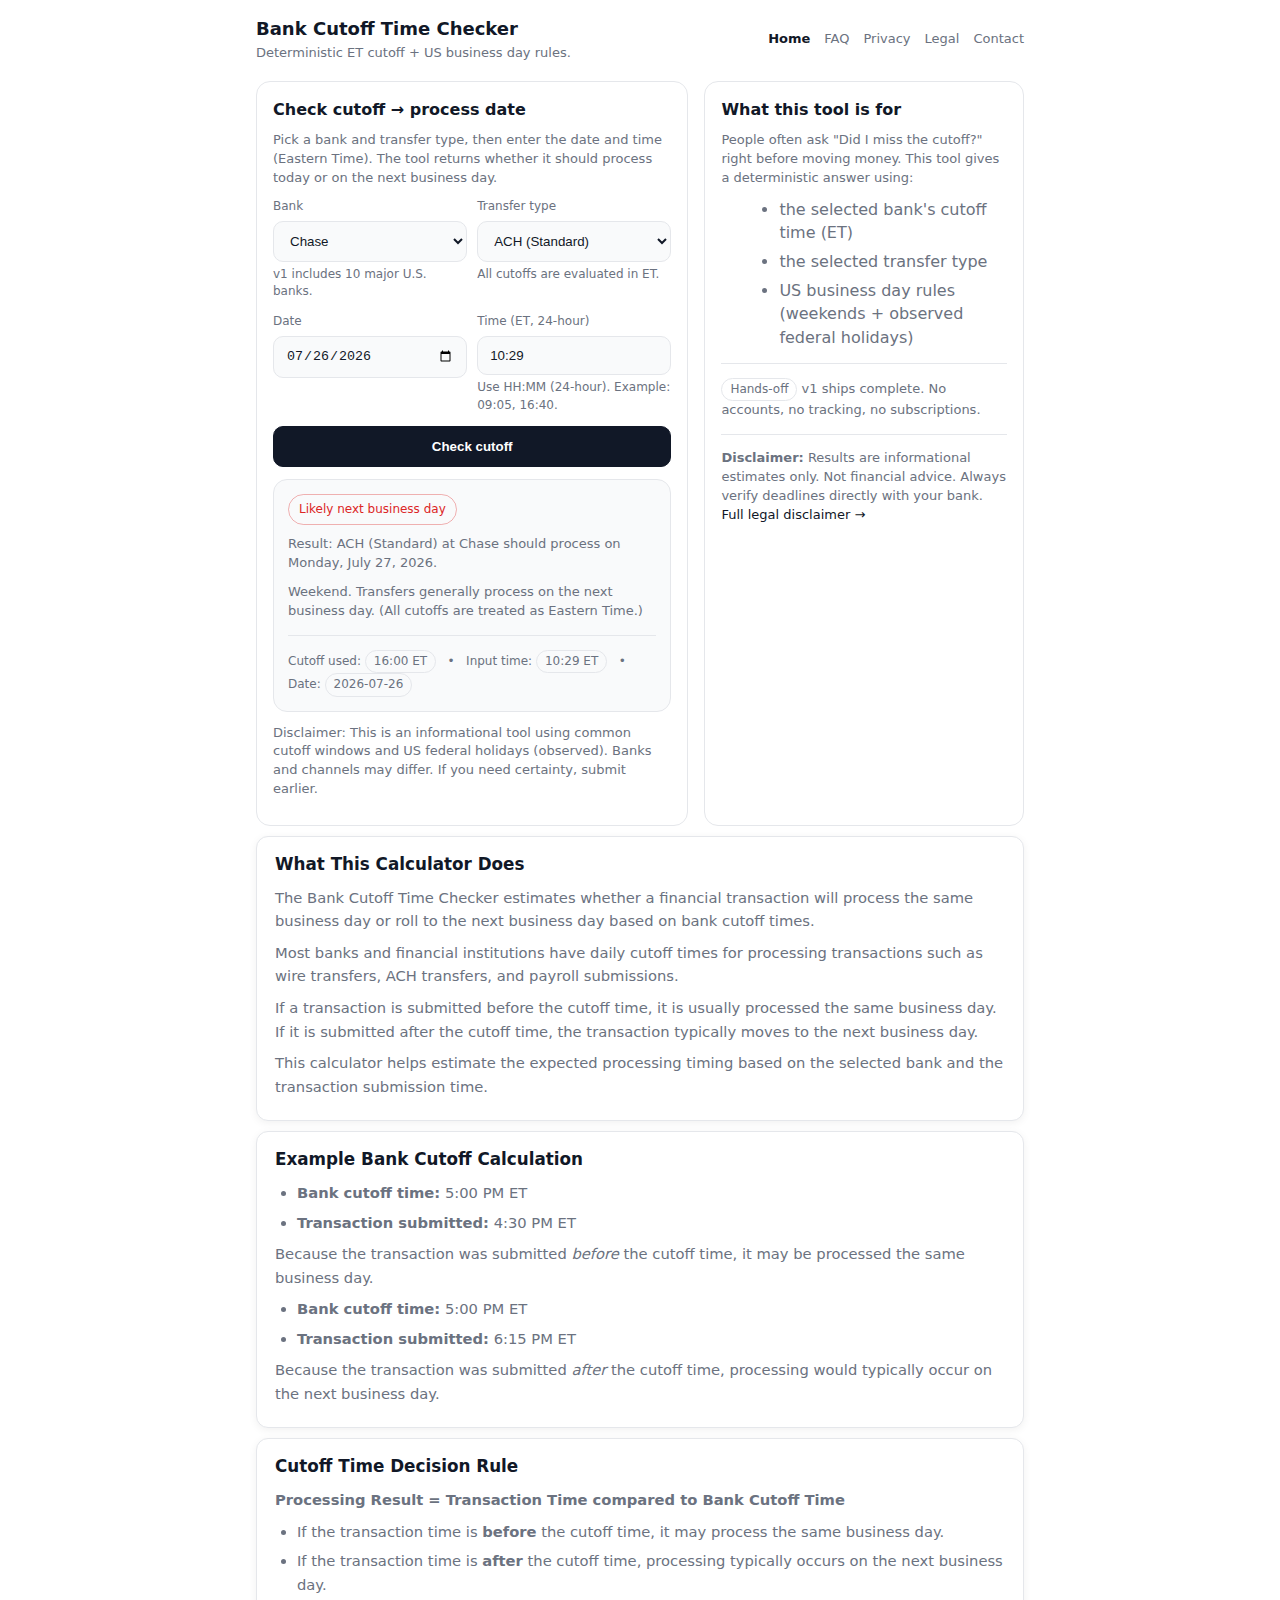
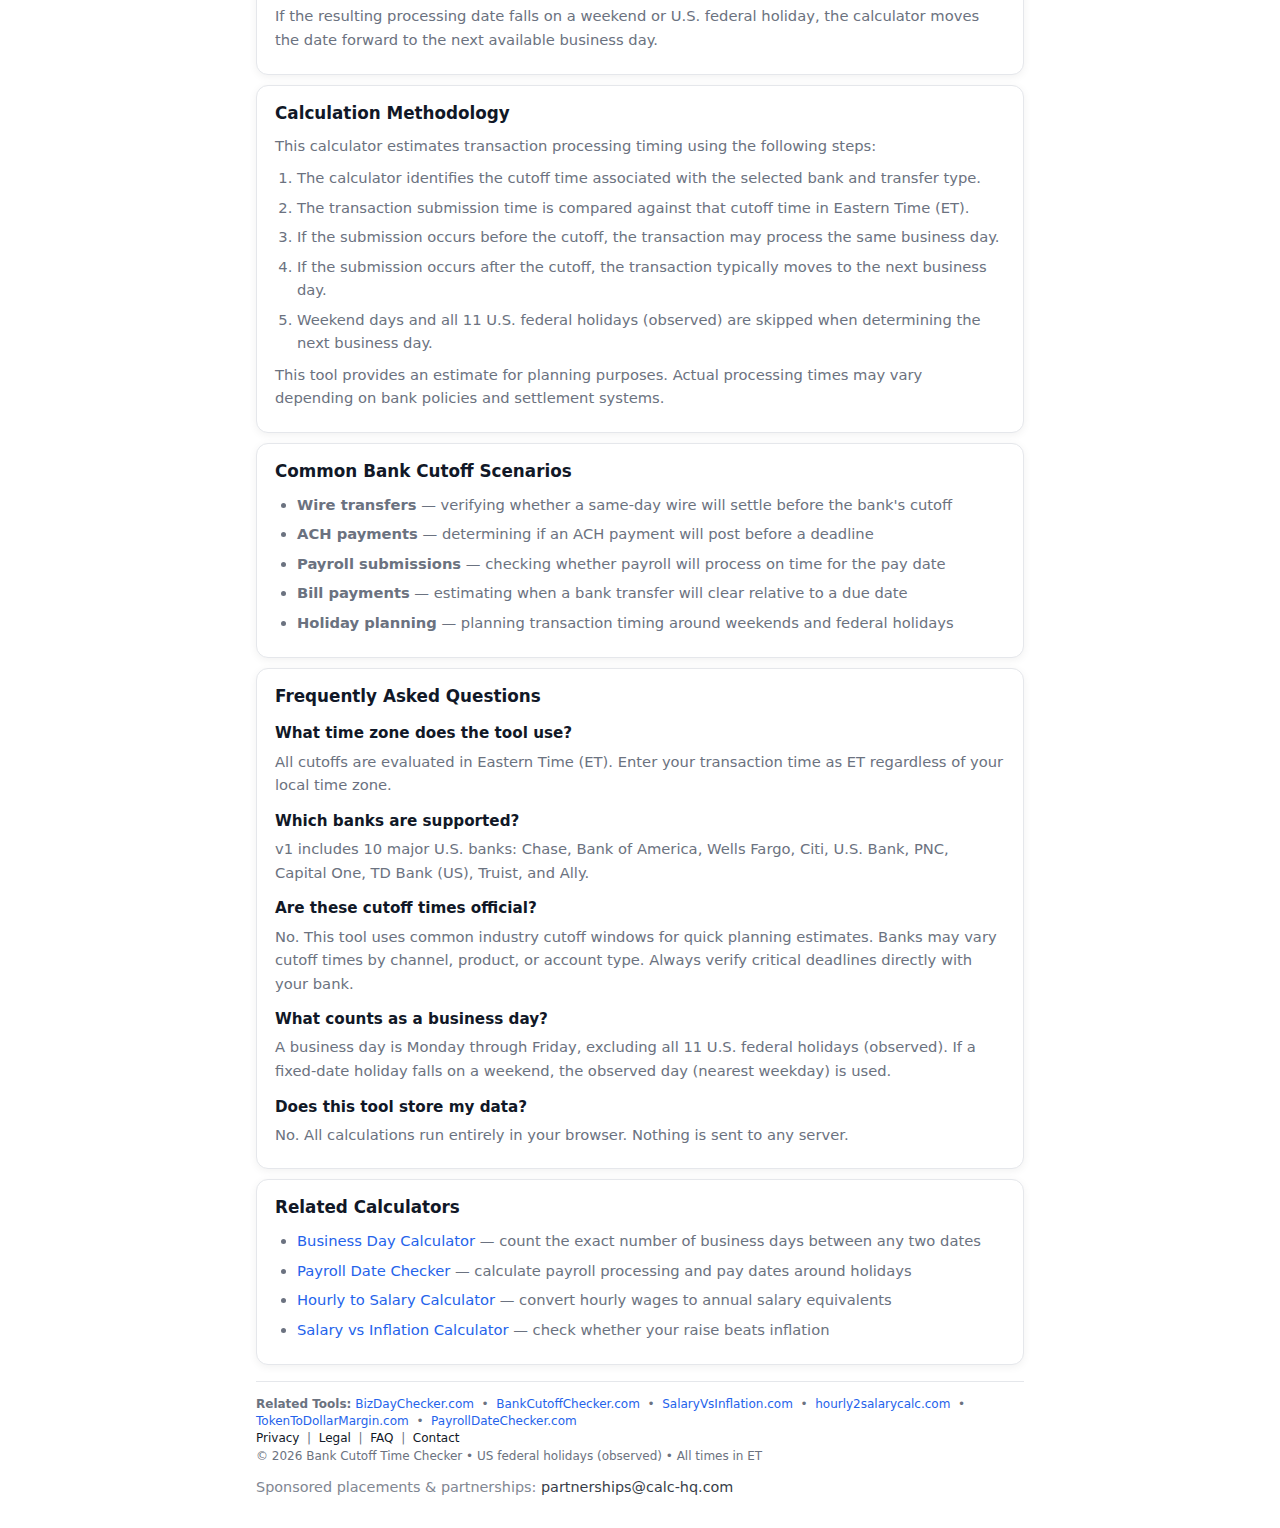
<file: index.html>
<!doctype html>
<html lang="en">
    <head>
        <meta charset="utf-8" />
        <meta name="viewport" content="width=device-width, initial-scale=1" />
        <title>Bank Cutoff Time Checker | BankCutoffChecker.com</title>
        <link rel="canonical" href="https://bankcutoffchecker.com/"/>
        <meta
            name="description"
            content="Check whether an ACH or wire transfer is before the cutoff and whether it will process today or next business day (US, ET)."
        />
        <meta name="robots" content="index, follow" />
        <meta property="og:type" content="website" />
        <meta property="og:title" content="Bank Cutoff Time Checker | BankCutoffChecker.com" />
        <meta property="og:description" content="Check whether an ACH or wire transfer is before the cutoff and whether it will process today or next business day (US, ET)." />
        <meta property="og:url" content="https://bankcutoffchecker.com/" />
        <meta name="google-adsense-account" content="ca-pub-7744853829365165" />
        <script
            async
            src="https://pagead2.googlesyndication.com/pagead/js/adsbygoogle.js?client=ca-pub-7744853829365165"
            crossorigin="anonymous"
        ></script>
        <link rel="stylesheet" href="assets/styles.css" />
        <script type="application/ld+json">
        {
            "@context": "https://schema.org",
            "@type": "WebApplication",
            "name": "Bank Cutoff Time Checker",
            "url": "https://bankcutoffchecker.com/",
            "applicationCategory": "FinanceApplication",
            "operatingSystem": "All",
            "description": "Online bank cutoff time checker that estimates whether a transaction may process the same business day or the next business day based on bank cutoff rules."
        }
        </script>
    </head>

    <body>
        <div class="wrap">
            <header>
                <div class="brand">
                    <h1>Bank Cutoff Time Checker</h1>
                    <p>Deterministic ET cutoff + US business day rules.</p>
                </div>
                <nav>
                    <a href="index.html" class="active">Home</a>
                    <a href="faq.html" class="">FAQ</a>
                    <a href="privacy.html" class="">Privacy</a>
                    <a href="legal.html" class="">Legal</a>
                    <a href="contact.html" class="">Contact</a>
                </nav>
            </header>

            <!-- Sponsor (inactive by default) -->
            <div id="sponsor" class="sponsor-slot is-off" aria-label="Sponsor"></div>
            <!-- Ads (collapsed by default) -->
            <div id="adTop" class="ad-slot is-off" aria-label="Advertisement"></div>

            <div class="grid">
                <section class="card">
                    <h2>Check cutoff → process date</h2>
                    <p>
                        Pick a bank and transfer type, then enter the date and
                        time (Eastern Time). The tool returns whether it should
                        process today or on the next business day.
                    </p>

                    <div class="form">
                        <div class="row">
                            <div>
                                <label for="bank">Bank</label>
                                <select id="bank"></select>
                                <div class="hint">
                                    v1 includes 10 major U.S. banks.
                                </div>
                            </div>
                            <div>
                                <label for="transfer">Transfer type</label>
                                <select id="transfer"></select>
                                <div class="hint">
                                    All cutoffs are evaluated in ET.
                                </div>
                            </div>
                        </div>

                        <div class="row">
                            <div>
                                <label for="date">Date</label>
                                <input id="date" type="date" />
                            </div>
                            <div>
                                <label for="time">Time (ET, 24-hour)</label>
                                <input
                                    id="time"
                                    type="text"
                                    inputmode="numeric"
                                    placeholder="e.g., 14:35"
                                    maxlength="5"
                                />
                                <div class="hint">
                                    Use HH:MM (24-hour). Example: 09:05, 16:40.
                                </div>
                            </div>
                        </div>

                        <button class="btn" id="checkBtn">Check cutoff</button>

                        <div id="out" class="result" hidden>
                            <div id="badge" class="badge">—</div>
                            <p id="big" class="big"></p>
                            <p id="explain" class="explain"></p>
                            <div id="detail"></div>
                        </div>

                        <p class="mini">
                            Disclaimer: This is an informational tool using
                            common cutoff windows and US federal holidays
                            (observed). Banks and channels may differ. If you
                            need certainty, submit earlier.
                        </p>
                    </div>
                    <script src="assets/app.js"></script>
                </section>

                <aside class="card">
                    <h2>What this tool is for</h2>
                    <p>
                        People often ask "Did I miss the cutoff?" right before
                        moving money. This tool gives a deterministic answer
                        using:
                    </p>
                    <ul>
                        <li>the selected bank's cutoff time (ET)</li>
                        <li>the selected transfer type</li>
                        <li>
                            US business day rules (weekends + observed federal
                            holidays)
                        </li>
                    </ul>
                    <div class="sep"></div>
                    <p class="mini">
                        <span class="k">Hands-off</span> v1 ships complete. No
                        accounts, no tracking, no subscriptions.
                    </p>
                    <div class="sep"></div>
                    <p class="mini">
                        <strong>Disclaimer:</strong> Results are informational
                        estimates only. Not financial advice. Always verify
                        deadlines directly with your bank.
                        <a href="legal.html">Full legal disclaimer →</a>
                    </p>

                    <!-- Sidebar sponsor slot (inactive — enable when sponsor confirmed) -->
                    <div
                        class="sponsor-sidebar"
                        style="display: none"
                        aria-hidden="true"
                    >
                        <span class="sponsor-label">Sponsored</span>
                        <!-- Sponsor content here -->
                    </div>
                </aside>
            </div>

            <div id="adBottom" class="ad-slot is-off" aria-label="Advertisement"></div>

            <section class="calculator-explanation">
                <h2>What This Calculator Does</h2>
                <p>The Bank Cutoff Time Checker estimates whether a financial transaction will process the same business day or roll to the next business day based on bank cutoff times.</p>
                <p>Most banks and financial institutions have daily cutoff times for processing transactions such as wire transfers, ACH transfers, and payroll submissions.</p>
                <p>If a transaction is submitted before the cutoff time, it is usually processed the same business day. If it is submitted after the cutoff time, the transaction typically moves to the next business day.</p>
                <p>This calculator helps estimate the expected processing timing based on the selected bank and the transaction submission time.</p>
            </section>

            <section class="calculator-explanation">
                <h2>Example Bank Cutoff Calculation</h2>
                <ul>
                    <li><strong>Bank cutoff time:</strong> 5:00 PM ET</li>
                    <li><strong>Transaction submitted:</strong> 4:30 PM ET</li>
                </ul>
                <p>Because the transaction was submitted <em>before</em> the cutoff time, it may be processed the same business day.</p>
                <ul>
                    <li><strong>Bank cutoff time:</strong> 5:00 PM ET</li>
                    <li><strong>Transaction submitted:</strong> 6:15 PM ET</li>
                </ul>
                <p>Because the transaction was submitted <em>after</em> the cutoff time, processing would typically occur on the next business day.</p>
            </section>

            <section class="calculator-explanation">
                <h2>Cutoff Time Decision Rule</h2>
                <p><strong>Processing Result = Transaction Time compared to Bank Cutoff Time</strong></p>
                <ul>
                    <li>If the transaction time is <strong>before</strong> the cutoff time, it may process the same business day.</li>
                    <li>If the transaction time is <strong>after</strong> the cutoff time, processing typically occurs on the next business day.</li>
                </ul>
                <p>If the resulting processing date falls on a weekend or U.S. federal holiday, the calculator moves the date forward to the next available business day.</p>
            </section>

            <section class="calculator-explanation">
                <h2>Calculation Methodology</h2>
                <p>This calculator estimates transaction processing timing using the following steps:</p>
                <ol>
                    <li>The calculator identifies the cutoff time associated with the selected bank and transfer type.</li>
                    <li>The transaction submission time is compared against that cutoff time in Eastern Time (ET).</li>
                    <li>If the submission occurs before the cutoff, the transaction may process the same business day.</li>
                    <li>If the submission occurs after the cutoff, the transaction typically moves to the next business day.</li>
                    <li>Weekend days and all 11 U.S. federal holidays (observed) are skipped when determining the next business day.</li>
                </ol>
                <p>This tool provides an estimate for planning purposes. Actual processing times may vary depending on bank policies and settlement systems.</p>
            </section>

            <section class="calculator-explanation">
                <h2>Common Bank Cutoff Scenarios</h2>
                <ul>
                    <li><strong>Wire transfers</strong> — verifying whether a same-day wire will settle before the bank's cutoff</li>
                    <li><strong>ACH payments</strong> — determining if an ACH payment will post before a deadline</li>
                    <li><strong>Payroll submissions</strong> — checking whether payroll will process on time for the pay date</li>
                    <li><strong>Bill payments</strong> — estimating when a bank transfer will clear relative to a due date</li>
                    <li><strong>Holiday planning</strong> — planning transaction timing around weekends and federal holidays</li>
                </ul>
            </section>

            <section class="calculator-explanation">
                <h2>Frequently Asked Questions</h2>

                <h3>What time zone does the tool use?</h3>
                <p>All cutoffs are evaluated in Eastern Time (ET). Enter your transaction time as ET regardless of your local time zone.</p>

                <h3>Which banks are supported?</h3>
                <p>v1 includes 10 major U.S. banks: Chase, Bank of America, Wells Fargo, Citi, U.S. Bank, PNC, Capital One, TD Bank (US), Truist, and Ally.</p>

                <h3>Are these cutoff times official?</h3>
                <p>No. This tool uses common industry cutoff windows for quick planning estimates. Banks may vary cutoff times by channel, product, or account type. Always verify critical deadlines directly with your bank.</p>

                <h3>What counts as a business day?</h3>
                <p>A business day is Monday through Friday, excluding all 11 U.S. federal holidays (observed). If a fixed-date holiday falls on a weekend, the observed day (nearest weekday) is used.</p>

                <h3>Does this tool store my data?</h3>
                <p>No. All calculations run entirely in your browser. Nothing is sent to any server.</p>
            </section>

            <section class="calculator-explanation">
                <h2>Related Calculators</h2>
                <ul>
                    <li><a href="https://bizdaychecker.com/" target="_blank" rel="noopener">Business Day Calculator</a> — count the exact number of business days between any two dates</li>
                    <li><a href="https://payrolldatechecker.com/" target="_blank" rel="noopener">Payroll Date Checker</a> — calculate payroll processing and pay dates around holidays</li>
                    <li><a href="https://hourly2salarycalc.com/" target="_blank" rel="noopener">Hourly to Salary Calculator</a> — convert hourly wages to annual salary equivalents</li>
                    <li><a href="https://salaryvsinflation.com/" target="_blank" rel="noopener">Salary vs Inflation Calculator</a> — check whether your raise beats inflation</li>
                </ul>
            </section>

            <footer class="foot">
                <div class="sep"></div>
                <div class="network-links related-tools"></div>
                <div class="footer-links">
                    <a href="privacy.html">Privacy</a> &nbsp;|&nbsp;
                    <a href="legal.html">Legal</a> &nbsp;|&nbsp;
                    <a href="faq.html">FAQ</a> &nbsp;|&nbsp;
                    <a href="contact.html">Contact</a>
                </div>
                <div>
                    © <span id="y"></span> Bank Cutoff Time Checker • US federal
                    holidays (observed) • All times in ET
                </div>
                <p style="margin-top: 12px; font-size: 0.9rem; opacity: 0.85">
                    Sponsored placements &amp; partnerships:
                    <a href="mailto:partnerships@calc-hq.com"
                        >partnerships@calc-hq.com</a
                    >
                </p>
            </footer>
        </div>

        <script>
            document.getElementById("y").textContent = new Date().getFullYear();
        </script>
        <script src="assets/config.js"></script>
        <script src="assets/ads.js"></script>
        <script src="network.js"></script>
    </body>
</html>
</file>
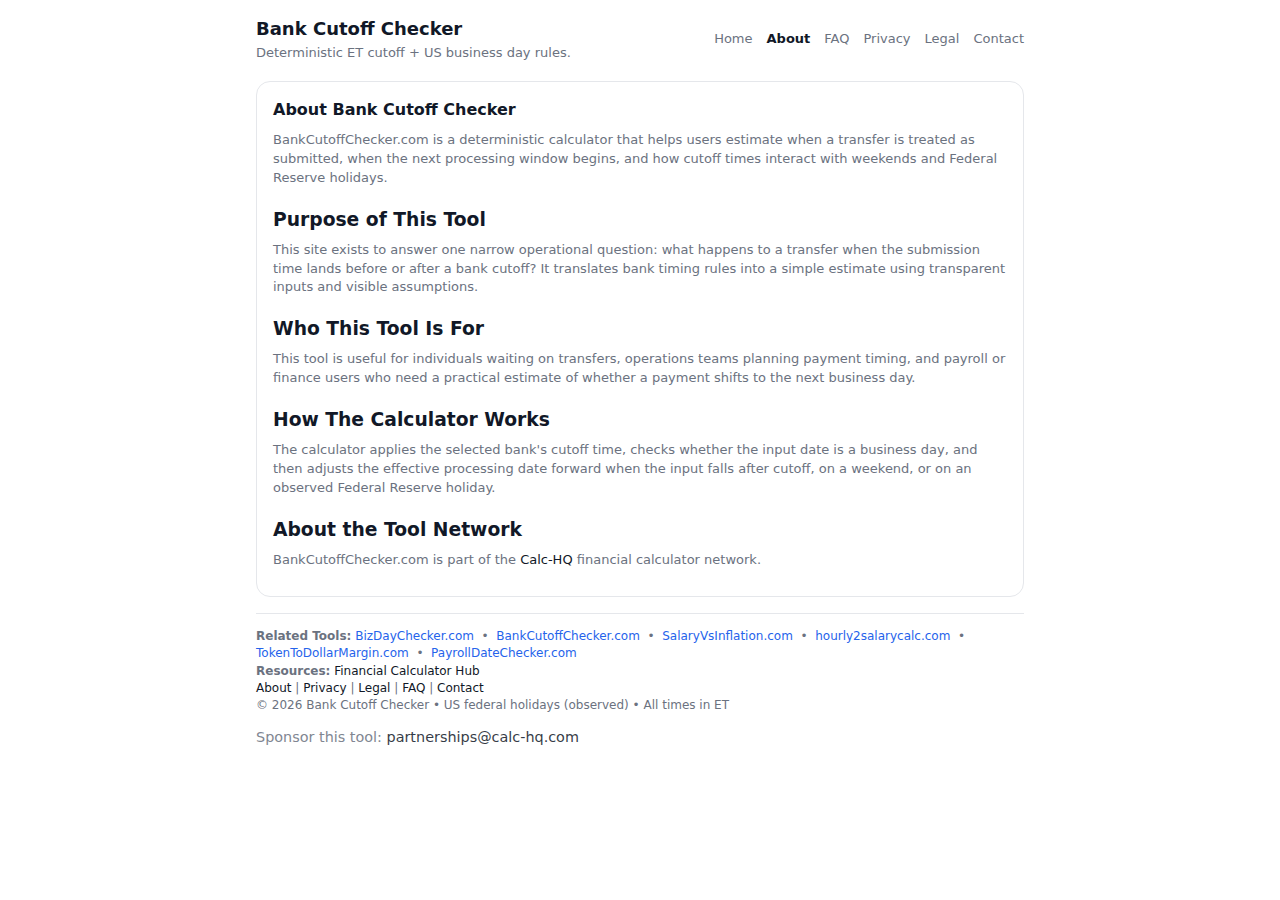
<file: about.html>
<!doctype html>
<html lang="en">
<head>
  <meta charset="utf-8" />
  <meta name="viewport" content="width=device-width, initial-scale=1" />
  <title>About | Bank Cutoff Checker</title>
  <meta name="description" content="About Bank Cutoff Checker and how it estimates processing dates using bank cutoff times, business days, and observed holidays." />
  <link rel="canonical" href="https://bankcutoffchecker.com/about.html" />
  <meta name="robots" content="index, follow" />
  <meta property="og:type" content="website" />
  <meta property="og:title" content="About | BankCutoffChecker.com" />
  <meta property="og:description" content="About Bank Cutoff Checker and how it estimates processing dates using bank cutoff times, business days, and observed holidays." />
  <meta property="og:url" content="https://bankcutoffchecker.com/about.html" />
  <meta name="google-adsense-account" content="ca-pub-7744853829365165" />
  <script async src="https://pagead2.googlesyndication.com/pagead/js/adsbygoogle.js?client=ca-pub-7744853829365165" crossorigin="anonymous"></script>
  <link rel="stylesheet" href="assets/styles.css?v=layout-repair-0429" />
  <link rel="icon" href="favicon.svg" type="image/svg+xml" />
  <script type="application/ld+json">
{
  "@context": "https://schema.org",
  "@type": "AboutPage",
  "name": "About",
  "url": "https://bankcutoffchecker.com/about.html",
  "description": "About Bank Cutoff Checker and how it estimates processing dates using bank cutoff times, business days, and observed holidays."
}
  </script>
</head>
<body>
<div class="wrap">
  <header>
    <div class="brand">
      <h1>Bank Cutoff Checker</h1>
      <p>Deterministic ET cutoff + US business day rules.</p>
    </div>
    <nav>
      <a href="index.html">Home</a>
      <a class="active" href="about.html">About</a>
      <a href="faq.html">FAQ</a>
      <a href="privacy.html">Privacy</a>
      <a href="legal.html">Legal</a>
      <a href="contact.html">Contact</a>
    </nav>
  </header>

  <div id="sponsor" class="sponsor-slot is-off" aria-label="Sponsor"></div>
  <div id="adTop" class="ad-slot is-off" aria-label="Advertisement"></div>

  <section class="card legal">
    <h2>About Bank Cutoff Checker</h2>
    <p>BankCutoffChecker.com is a deterministic calculator that helps users estimate when a transfer is treated as submitted, when the next processing window begins, and how cutoff times interact with weekends and Federal Reserve holidays.</p>

    <h3>Purpose of This Tool</h3>
    <p>This site exists to answer one narrow operational question: what happens to a transfer when the submission time lands before or after a bank cutoff? It translates bank timing rules into a simple estimate using transparent inputs and visible assumptions.</p>

    <h3>Who This Tool Is For</h3>
    <p>This tool is useful for individuals waiting on transfers, operations teams planning payment timing, and payroll or finance users who need a practical estimate of whether a payment shifts to the next business day.</p>

    <h3>How The Calculator Works</h3>
    <p>The calculator applies the selected bank's cutoff time, checks whether the input date is a business day, and then adjusts the effective processing date forward when the input falls after cutoff, on a weekend, or on an observed Federal Reserve holiday.</p>

    <h3>About the Tool Network</h3>
    <p>BankCutoffChecker.com is part of the <a href="https://calc-hq.com" target="_blank" rel="noopener">Calc-HQ</a> financial calculator network.</p>
  </section>

  <footer class="foot">
    <div class="sep"></div>
    <div class="network-links related-tools"><strong>Related tools:</strong> <span class="related-tools-links" id="relatedTools"></span></div>
    <div class="footer-resources"><strong>Resources:</strong> <a href="https://calc-hq.com" rel="noopener" target="_blank">Financial Calculator Hub</a></div>
    <div class="footer-links">
      <a href="about.html">About</a> |
      <a href="privacy.html">Privacy</a> |
      <a href="legal.html">Legal</a> |
      <a href="faq.html">FAQ</a> |
      <a href="contact.html">Contact</a>
    </div>
    <div>© <span id="y"></span> Bank Cutoff Checker • US federal holidays (observed) • All times in ET</div>
    <p style="margin-top:12px;font-size:0.9rem;opacity:0.85;">
      Sponsor this tool: <a href="mailto:partnerships@calc-hq.com">partnerships@calc-hq.com</a>
    </p>
  </footer>
</div>
<script>document.getElementById('y').textContent = new Date().getFullYear();</script>
<script src="assets/config.js"></script>
<script src="network.js"></script>
</body>
</html>
</file>
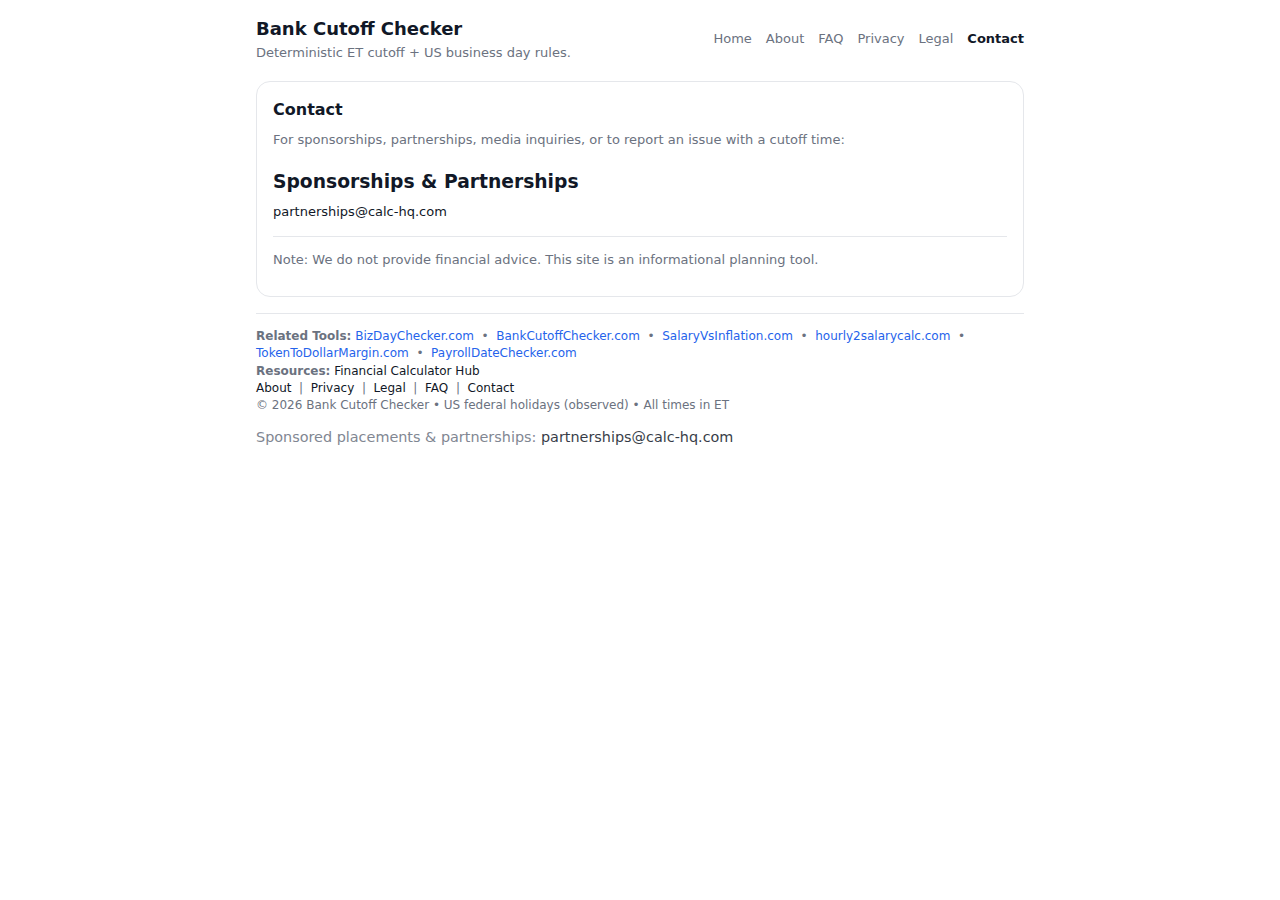
<file: contact.html>
<!doctype html>
<html lang="en">

<head>
    <meta charset="utf-8" />
    <meta name="viewport" content="width=device-width, initial-scale=1" />
    <title>Contact | BankCutoffChecker.com</title>
    <link rel="canonical" href="https://bankcutoffchecker.com/contact.html" />
    <meta name="description"
        content="Contact Bank Cutoff Checker for sponsorships, partnerships, or to report an issue with a cutoff time." />
    <meta name="robots" content="index, follow" />
    <meta property="og:type" content="website" />
    <meta property="og:title" content="Contact | BankCutoffChecker.com" />
    <meta property="og:description" content="Contact Bank Cutoff Checker for sponsorships, partnerships, or to report an issue with a cutoff time." />
    <meta property="og:url" content="https://bankcutoffchecker.com/contact.html" />
    <meta name="google-adsense-account" content="ca-pub-7744853829365165" />
    <script async src="https://pagead2.googlesyndication.com/pagead/js/adsbygoogle.js?client=ca-pub-7744853829365165"
        crossorigin="anonymous"></script>
    <link rel="stylesheet" href="assets/styles.css" />
    <link rel="icon" href="favicon.svg" type="image/svg+xml" />
    <script type="application/ld+json">
    {
        "@context": "https://schema.org",
        "@type": "WebPage",
        "name": "Contact",
        "url": "https://bankcutoffchecker.com/contact.html",
        "description": "Contact Bank Cutoff Checker for general questions or partnership inquiries."
    }
    </script>
</head>

<body>
    <div class="wrap">
        <header>
            <div class="brand">
                <h1>Bank Cutoff Checker</h1>
                <p>Deterministic ET cutoff + US business day rules.</p>
            </div>
            <nav>
                <a href="index.html" class="">Home</a>
                <a href="about.html" class="">About</a>
                <a href="faq.html" class="">FAQ</a>
                <a href="privacy.html" class="">Privacy</a>
                <a href="legal.html" class="">Legal</a>
                <a href="contact.html" class="active">Contact</a>
            </nav>
        </header>
        <!-- Sponsor (inactive by default) -->
        <div id="sponsor" class="sponsor-slot is-off" aria-label="Sponsor"></div>
        <!-- Ads (collapsed by default) -->
        <div id="adTop" class="ad-slot is-off" aria-label="Advertisement"></div>

        <section class="card legal">
            <h2>Contact</h2>
            <p>
                For sponsorships, partnerships, media inquiries, or to
                report an issue with a cutoff time:
            </p>

            <h3>Sponsorships &amp; Partnerships</h3>
            <p>
                <a href="mailto:partnerships@calc-hq.com">partnerships@calc-hq.com</a>
            </p>

            <div class="sep"></div>
            <p class="mini">
                Note: We do not provide financial advice. This site is an
                informational planning tool.
            </p>
        </section>

        <div id="adBottom" class="ad-slot is-off" aria-label="Advertisement"></div>

        <footer class="foot">
            <div class="sep"></div>
            <div class="network-links related-tools"><strong>Related tools:</strong> <span class="related-tools-links" id="relatedTools"></span></div>
            <div class="footer-resources"><strong>Resources:</strong> <a href="https://calc-hq.com" rel="noopener" target="_blank">Financial Calculator Hub</a></div>
            <div class="footer-links">
                <a href="about.html">About</a> &nbsp;|&nbsp;
                <a href="privacy.html">Privacy</a> &nbsp;|&nbsp;
                <a href="legal.html">Legal</a> &nbsp;|&nbsp;
                <a href="faq.html">FAQ</a> &nbsp;|&nbsp;
                <a href="contact.html">Contact</a>
            </div>
            <div>
                © <span id="y"></span> Bank Cutoff Checker • US federal
                holidays (observed) • All times in ET
            </div>
            <p style="margin-top: 12px; font-size: 0.9rem; opacity: 0.85">
                Sponsored placements &amp; partnerships:
                <a href="mailto:partnerships@calc-hq.com">partnerships@calc-hq.com</a>
            </p>
        </footer>
    </div>

    <script>
        document.getElementById("y").textContent = new Date().getFullYear();
    </script>
    <script src="assets/config.js"></script>
    <script src="assets/ads.js"></script>
    <script src="network.js"></script>
    <script src="footer.js"></script>
</body>

</html>
</file>
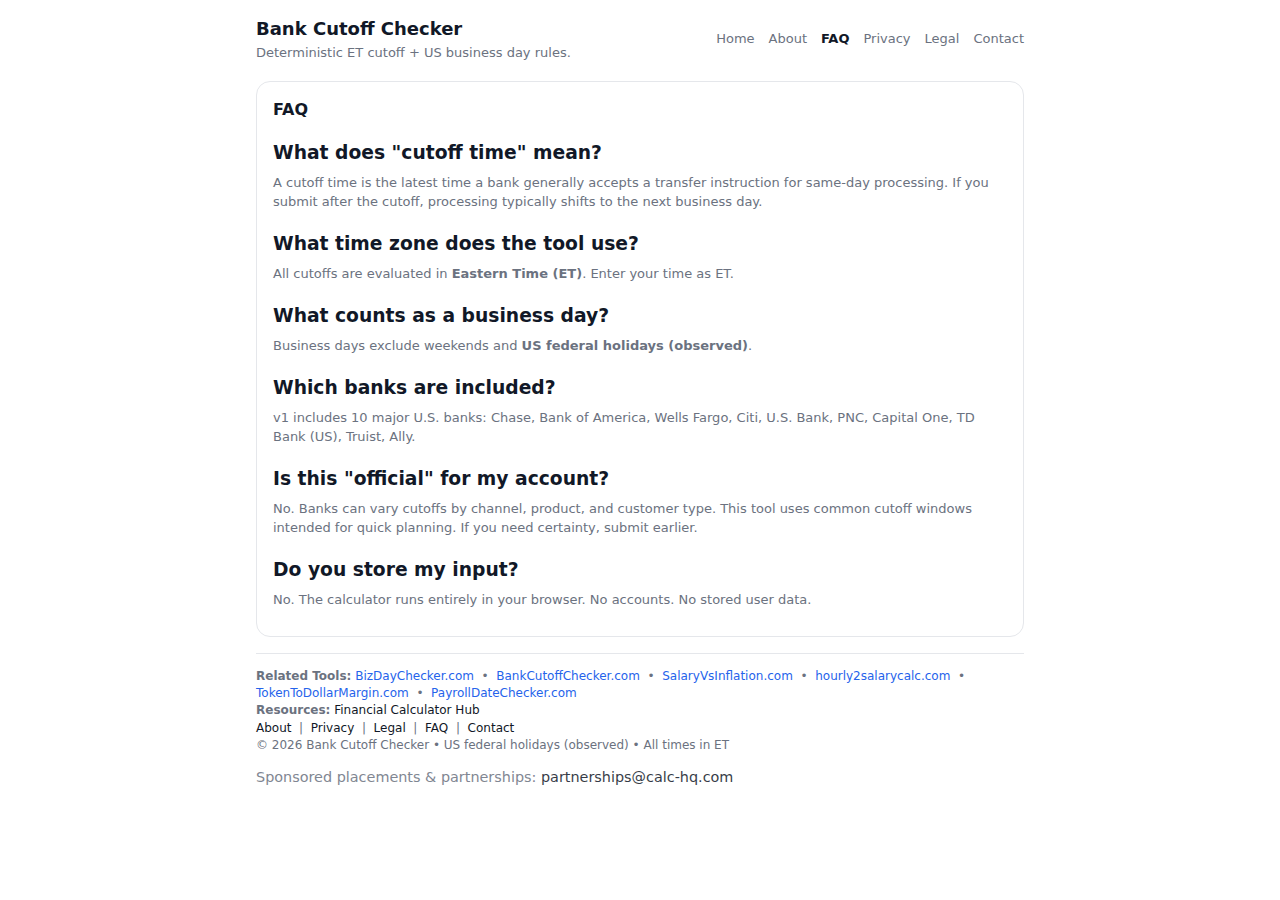
<file: faq.html>
<!doctype html>
<html lang="en">

<head>
    <meta charset="utf-8" />
    <meta name="viewport" content="width=device-width, initial-scale=1" />
    <title>FAQ | BankCutoffChecker.com</title>
    <link rel="canonical" href="https://bankcutoffchecker.com/faq.html" />
    <meta name="description"
        content="Frequently asked questions about Bank Cutoff Checker — cutoff times, time zones, business days, and supported banks." />
    <meta name="robots" content="index, follow" />
    <meta property="og:type" content="website" />
    <meta property="og:title" content="FAQ | BankCutoffChecker.com" />
    <meta property="og:description" content="Frequently asked questions about Bank Cutoff Checker — cutoff times, time zones, business days, and supported banks." />
    <meta property="og:url" content="https://bankcutoffchecker.com/faq.html" />
    <meta name="google-adsense-account" content="ca-pub-7744853829365165" />
    <script async src="https://pagead2.googlesyndication.com/pagead/js/adsbygoogle.js?client=ca-pub-7744853829365165"
        crossorigin="anonymous"></script>
    <link rel="stylesheet" href="assets/styles.css?v=layout-repair-0429" />
    <link rel="icon" href="favicon.svg" type="image/svg+xml" />
    <script type="application/ld+json">
    {
        "@context": "https://schema.org",
        "@type": "FAQPage",
        "mainEntity": [
          { "@type": "Question", "name": "What does cutoff time mean?", "acceptedAnswer": { "@type": "Answer", "text": "A cutoff time is the latest time a bank generally accepts a transfer instruction for same-day processing. If you submit after the cutoff, processing shifts to the next business day." } },
          { "@type": "Question", "name": "What time zone does the tool use?", "acceptedAnswer": { "@type": "Answer", "text": "All cutoffs are evaluated in Eastern Time (ET). Enter your time as ET." } },
          { "@type": "Question", "name": "What counts as a business day?", "acceptedAnswer": { "@type": "Answer", "text": "Business days exclude weekends and US federal holidays (observed)." } },
          { "@type": "Question", "name": "Do you store my input?", "acceptedAnswer": { "@type": "Answer", "text": "No. The calculator runs entirely in your browser. No accounts. No stored user data." } }
        ]
    }
    </script>
</head>

<body>
    <div class="wrap">
        <header>
            <div class="brand">
                <h1>Bank Cutoff Checker</h1>
                <p>Deterministic ET cutoff + US business day rules.</p>
            </div>
            <nav>
                <a href="index.html" class="">Home</a>
                <a href="about.html" class="">About</a>
                <a href="faq.html" class="active">FAQ</a>
                <a href="privacy.html" class="">Privacy</a>
                <a href="legal.html" class="">Legal</a>
                <a href="contact.html" class="">Contact</a>
            </nav>
        </header>
        <!-- Sponsor (inactive by default) -->
        <div id="sponsor" class="sponsor-slot is-off" aria-label="Sponsor"></div>
        <!-- Ads (collapsed by default) -->
        <div id="adTop" class="ad-slot is-off" aria-label="Advertisement"></div>

        <section class="card legal">
            <h2>FAQ</h2>

            <h3>What does "cutoff time" mean?</h3>
            <p>
                A cutoff time is the latest time a bank generally accepts a
                transfer instruction for same-day processing. If you submit
                after the cutoff, processing typically shifts to the next
                business day.
            </p>

            <h3>What time zone does the tool use?</h3>
            <p>
                All cutoffs are evaluated in
                <strong>Eastern Time (ET)</strong>. Enter your time as ET.
            </p>

            <h3>What counts as a business day?</h3>
            <p>
                Business days exclude weekends and
                <strong>US federal holidays (observed)</strong>.
            </p>

            <h3>Which banks are included?</h3>
            <p>
                v1 includes 10 major U.S. banks: Chase, Bank of America,
                Wells Fargo, Citi, U.S. Bank, PNC, Capital One, TD Bank
                (US), Truist, Ally.
            </p>

            <h3>Is this "official" for my account?</h3>
            <p>
                No. Banks can vary cutoffs by channel, product, and customer
                type. This tool uses common cutoff windows intended for
                quick planning. If you need certainty, submit earlier.
            </p>

            <h3>Do you store my input?</h3>
            <p>
                No. The calculator runs entirely in your browser. No
                accounts. No stored user data.
            </p>
        </section>

        <div id="adBottom" class="ad-slot is-off" aria-label="Advertisement"></div>

        <footer class="foot">
            <div class="sep"></div>
            <div class="network-links related-tools"><strong>Related tools:</strong> <span class="related-tools-links" id="relatedTools"></span></div>
            <div class="footer-resources"><strong>Resources:</strong> <a href="https://calc-hq.com" rel="noopener" target="_blank">Financial Calculator Hub</a></div>
            <div class="footer-links">
                <a href="about.html">About</a> &nbsp;|&nbsp;
                <a href="privacy.html">Privacy</a> &nbsp;|&nbsp;
                <a href="legal.html">Legal</a> &nbsp;|&nbsp;
                <a href="faq.html">FAQ</a> &nbsp;|&nbsp;
                <a href="contact.html">Contact</a>
            </div>
            <div>
                © <span id="y"></span> Bank Cutoff Checker • US federal
                holidays (observed) • All times in ET
            </div>
            <p style="margin-top: 12px; font-size: 0.9rem; opacity: 0.85">
                Sponsored placements &amp; partnerships:
                <a href="mailto:partnerships@calc-hq.com">partnerships@calc-hq.com</a>
            </p>
        </footer>
    </div>

    <script>
        document.getElementById("y").textContent = new Date().getFullYear();
    </script>
    <script src="assets/config.js"></script>
    <script src="assets/ads.js"></script>
    <script src="network.js"></script>
</body>

</html>
</file>
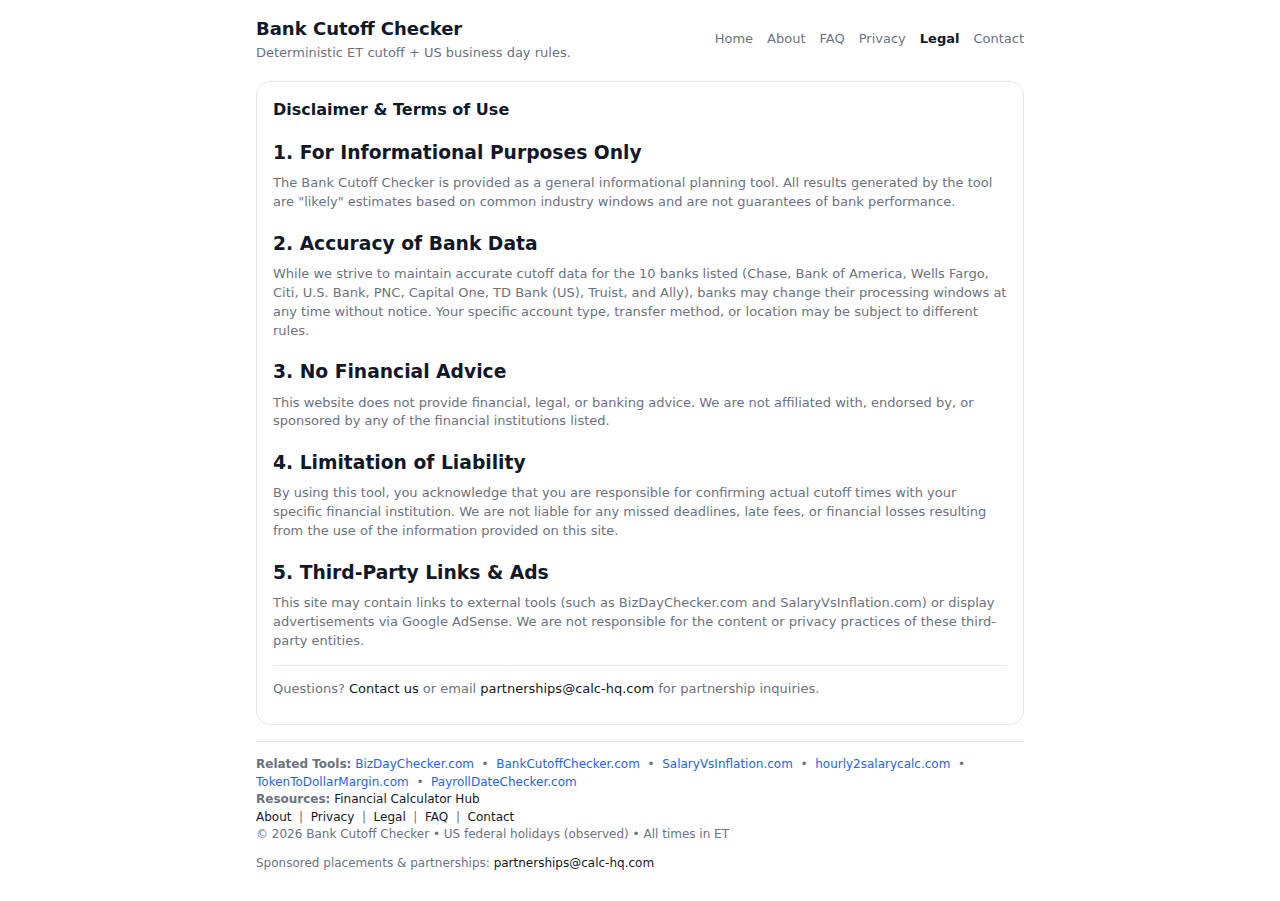
<file: legal.html>
<!doctype html>
<html lang="en">

<head>
    <meta charset="utf-8" />
    <meta name="viewport" content="width=device-width, initial-scale=1" />
    <title>Legal | BankCutoffChecker.com</title>
    <link rel="canonical" href="https://bankcutoffchecker.com/legal.html" />
    <meta name="description" content="Terms of use and disclaimer for Bank Cutoff Checker." />
    <meta name="robots" content="index, follow" />
    <meta property="og:type" content="website" />
    <meta property="og:title" content="Legal Disclaimer | BankCutoffChecker.com" />
    <meta property="og:description" content="Terms of use and disclaimer for Bank Cutoff Checker." />
    <meta property="og:url" content="https://bankcutoffchecker.com/legal.html" />
    <meta name="google-adsense-account" content="ca-pub-7744853829365165" />
    <script async src="https://pagead2.googlesyndication.com/pagead/js/adsbygoogle.js?client=ca-pub-7744853829365165"
        crossorigin="anonymous"></script>
    <link rel="stylesheet" href="assets/styles.css?v=layout-repair-0429" />
    <link rel="icon" href="favicon.svg" type="image/svg+xml" />
    <script type="application/ld+json">
    {
        "@context": "https://schema.org",
        "@type": "WebPage",
        "name": "Legal Disclaimer",
        "url": "https://bankcutoffchecker.com/legal.html",
        "description": "Legal disclaimer for Bank Cutoff Checker covering informational use, estimates, and limitations."
    }
    </script>
</head>

<body>
    <div class="wrap">
        <header>
            <div class="brand">
                <h1>Bank Cutoff Checker</h1>
                <p>Deterministic ET cutoff + US business day rules.</p>
            </div>
            <nav>
                <a href="index.html">Home</a>
                <a href="about.html">About</a>
                <a href="faq.html">FAQ</a>
                <a href="privacy.html">Privacy</a>
                <a href="legal.html" class="active">Legal</a>
                <a href="contact.html">Contact</a>
            </nav>
        </header>
        <!-- Sponsor (inactive by default) -->
        <div id="sponsor" class="sponsor-slot is-off" aria-label="Sponsor"></div>
        <!-- Ads (collapsed by default) -->
        <div id="adTop" class="ad-slot is-off" aria-label="Advertisement"></div>

        <section class="card legal">
            <h2>Disclaimer &amp; Terms of Use</h2>

            <h3>1. For Informational Purposes Only</h3>
            <p>
                The Bank Cutoff Checker is provided as a general
                informational planning tool. All results generated by the
                tool are "likely" estimates based on common industry windows
                and are not guarantees of bank performance.
            </p>

            <h3>2. Accuracy of Bank Data</h3>
            <p>
                While we strive to maintain accurate cutoff data for the 10
                banks listed (Chase, Bank of America, Wells Fargo, Citi,
                U.S. Bank, PNC, Capital One, TD Bank (US), Truist, and
                Ally), banks may change their processing windows at any time
                without notice. Your specific account type, transfer method,
                or location may be subject to different rules.
            </p>

            <h3>3. No Financial Advice</h3>
            <p>
                This website does not provide financial, legal, or banking
                advice. We are not affiliated with, endorsed by, or
                sponsored by any of the financial institutions listed.
            </p>

            <h3>4. Limitation of Liability</h3>
            <p>
                By using this tool, you acknowledge that you are responsible
                for confirming actual cutoff times with your specific
                financial institution. We are not liable for any missed
                deadlines, late fees, or financial losses resulting from the
                use of the information provided on this site.
            </p>

            <h3>5. Third-Party Links &amp; Ads</h3>
            <p>
                This site may contain links to external tools (such as
                BizDayChecker.com and SalaryVsInflation.com) or display
                advertisements via Google AdSense. We are not responsible
                for the content or privacy practices of these third-party
                entities.
            </p>

            <div class="sep"></div>
            <p class="mini">
                Questions? <a href="contact.html">Contact us</a> or email
                <a href="mailto:partnerships@calc-hq.com">partnerships@calc-hq.com</a>
                for partnership inquiries.
            </p>
        </section>

        <div id="adBottom" class="ad-slot is-off" aria-label="Advertisement"></div>

        <footer class="foot">
            <div class="sep"></div>
            <div class="network-links related-tools"><strong>Related tools:</strong> <span class="related-tools-links" id="relatedTools"></span></div>
            <div class="footer-resources"><strong>Resources:</strong> <a href="https://calc-hq.com" rel="noopener" target="_blank">Financial Calculator Hub</a></div>
            <div class="footer-links">
                <a href="about.html">About</a> &nbsp;|&nbsp;
                <a href="privacy.html">Privacy</a> &nbsp;|&nbsp;
                <a href="legal.html">Legal</a> &nbsp;|&nbsp;
                <a href="faq.html">FAQ</a> &nbsp;|&nbsp;
                <a href="contact.html">Contact</a>
            </div>
            <div>
                © <span id="y"></span> Bank Cutoff Checker • US federal
                holidays (observed) • All times in ET
            </div>
            <p class="sponsor-line">
                Sponsored placements &amp; partnerships:
                <a href="mailto:partnerships@calc-hq.com">partnerships@calc-hq.com</a>
            </p>
        </footer>
    </div>
    <script>
        document.getElementById("y").textContent = new Date().getFullYear();
    </script>
    <script src="assets/config.js"></script>
    <script src="assets/ads.js"></script>
    <script src="network.js"></script>
    <script src="footer.js"></script>
</body>

</html>
</file>
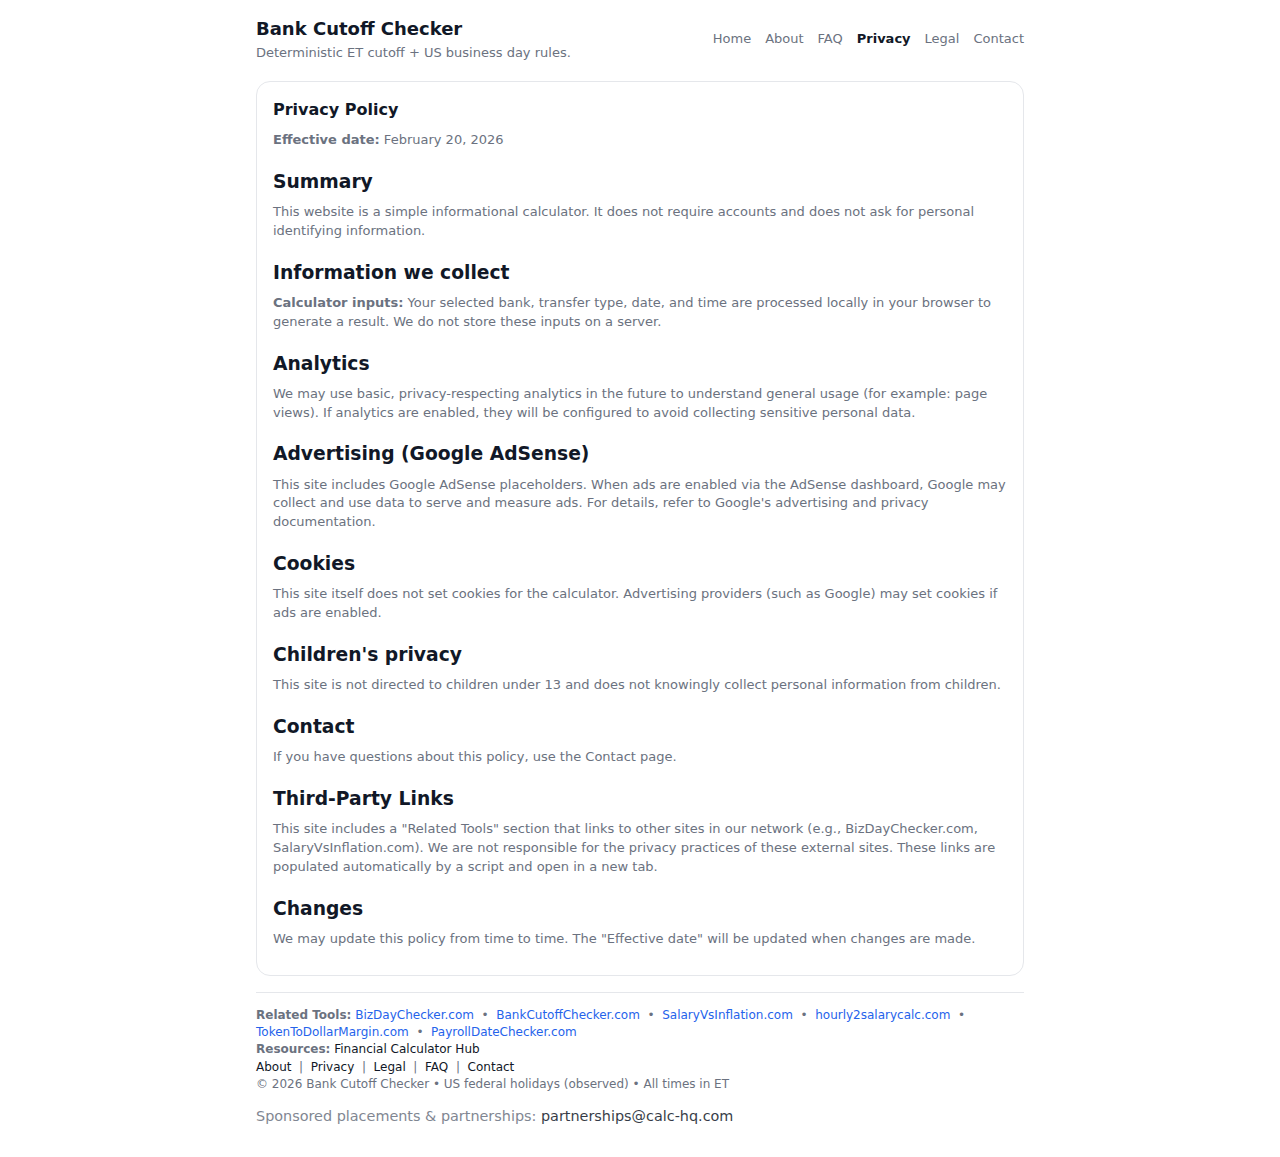
<file: privacy.html>
<!doctype html>
<html lang="en">

<head>
    <meta charset="utf-8" />
    <meta name="viewport" content="width=device-width, initial-scale=1" />
    <title>Privacy | BankCutoffChecker.com</title>
    <link rel="canonical" href="https://bankcutoffchecker.com/privacy.html" />
    <meta name="description"
        content="Privacy policy for Bank Cutoff Checker — how we handle your data and what third-party services this site uses." />
    <meta name="robots" content="index, follow" />
    <meta property="og:type" content="website" />
    <meta property="og:title" content="Privacy Policy | BankCutoffChecker.com" />
    <meta property="og:description" content="Privacy policy for Bank Cutoff Checker — how we handle your data and what third-party services this site uses." />
    <meta property="og:url" content="https://bankcutoffchecker.com/privacy.html" />
    <meta name="google-adsense-account" content="ca-pub-7744853829365165" />
    <script async src="https://pagead2.googlesyndication.com/pagead/js/adsbygoogle.js?client=ca-pub-7744853829365165"
        crossorigin="anonymous"></script>
    <link rel="stylesheet" href="assets/styles.css?v=layout-repair-0429" />
    <link rel="icon" href="favicon.svg" type="image/svg+xml" />
    <script type="application/ld+json">
    {
        "@context": "https://schema.org",
        "@type": "WebPage",
        "name": "Privacy Policy",
        "url": "https://bankcutoffchecker.com/privacy.html",
        "description": "Privacy policy for Bank Cutoff Checker, including Google AdSense and cookie disclosure."
    }
    </script>
</head>

<body>
    <div class="wrap">
        <header>
            <div class="brand">
                <h1>Bank Cutoff Checker</h1>
                <p>Deterministic ET cutoff + US business day rules.</p>
            </div>
            <nav>
                <a href="index.html" class="">Home</a>
                <a href="about.html" class="">About</a>
                <a href="faq.html" class="">FAQ</a>
                <a href="privacy.html" class="active">Privacy</a>
                <a href="legal.html" class="">Legal</a>
                <a href="contact.html" class="">Contact</a>
            </nav>
        </header>
        <!-- Sponsor (inactive by default) -->
        <div id="sponsor" class="sponsor-slot is-off" aria-label="Sponsor"></div>
        <!-- Ads (collapsed by default) -->
        <div id="adTop" class="ad-slot is-off" aria-label="Advertisement"></div>

        <section class="card legal">
            <h2>Privacy Policy</h2>
            <p><strong>Effective date:</strong> February 20, 2026</p>

            <h3>Summary</h3>
            <p>
                This website is a simple informational calculator. It does
                not require accounts and does not ask for personal
                identifying information.
            </p>

            <h3>Information we collect</h3>
            <p>
                <strong>Calculator inputs:</strong> Your selected bank,
                transfer type, date, and time are processed locally in your
                browser to generate a result. We do not store these inputs
                on a server.
            </p>

            <h3>Analytics</h3>
            <p>
                We may use basic, privacy-respecting analytics in the future
                to understand general usage (for example: page views). If
                analytics are enabled, they will be configured to avoid
                collecting sensitive personal data.
            </p>

            <h3>Advertising (Google AdSense)</h3>
            <p>
                This site includes Google AdSense placeholders. When ads are
                enabled via the AdSense dashboard, Google may collect and
                use data to serve and measure ads. For details, refer to
                Google's advertising and privacy documentation.
            </p>

            <h3>Cookies</h3>
            <p>
                This site itself does not set cookies for the calculator.
                Advertising providers (such as Google) may set cookies if
                ads are enabled.
            </p>

            <h3>Children's privacy</h3>
            <p>
                This site is not directed to children under 13 and does not
                knowingly collect personal information from children.
            </p>

            <h3>Contact</h3>
            <p>
                If you have questions about this policy, use the Contact
                page.
            </p>

            <h3>Third-Party Links</h3>
            <p>
                This site includes a "Related Tools" section that links to
                other sites in our network (e.g., BizDayChecker.com,
                SalaryVsInflation.com). We are not responsible for the
                privacy practices of these external sites. These links are
                populated automatically by a script and open in a new tab.
            </p>

            <h3>Changes</h3>
            <p>
                We may update this policy from time to time. The "Effective
                date" will be updated when changes are made.
            </p>
        </section>

        <div id="adBottom" class="ad-slot is-off" aria-label="Advertisement"></div>

        <footer class="foot">
            <div class="sep"></div>
            <div class="network-links related-tools"></div>
            <div class="footer-resources"><strong>Resources:</strong> <a href="https://calc-hq.com" rel="noopener" target="_blank">Financial Calculator Hub</a></div>
            <div class="footer-links">
                <a href="about.html">About</a> &nbsp;|&nbsp;
                <a href="privacy.html">Privacy</a> &nbsp;|&nbsp;
                <a href="legal.html">Legal</a> &nbsp;|&nbsp;
                <a href="faq.html">FAQ</a> &nbsp;|&nbsp;
                <a href="contact.html">Contact</a>
            </div>
            <div>
                © <span id="y"></span> Bank Cutoff Checker • US federal
                holidays (observed) • All times in ET
            </div>
            <p style="margin-top: 12px; font-size: 0.9rem; opacity: 0.85">
                Sponsored placements &amp; partnerships:
                <a href="mailto:partnerships@calc-hq.com">partnerships@calc-hq.com</a>
            </p>
        </footer>
    </div>

    <script>
        document.getElementById("y").textContent = new Date().getFullYear();
    </script>
    <script src="assets/config.js"></script>
    <script src="assets/ads.js"></script>
    <script src="network.js"></script>
</body>

</html>
</file>
<file: assets/styles.css>
:root {
    --bg: #ffffff;
    --card: #ffffff;
    --muted: #6b7280;
    --text: #111827;
    --border: #e5e7eb;
    --accent: #2563eb;
    --danger: #dc2626;
    --ok: #16a34a;
}

* {
    box-sizing: border-box
}

html,
body {
    margin: 0;
    padding: 0;
    background: var(--bg);
    color: var(--text);
    font-family: system-ui, -apple-system, Segoe UI, Roboto, Arial, sans-serif;
    line-height: 1.45
}

a {
    color: var(--text);
    text-decoration: none
}

a:hover {
    text-decoration: underline
}

.wrap {
    max-width: 800px;
    margin: 0 auto;
    padding: 16px
}

header {
    display: flex;
    align-items: center;
    justify-content: space-between;
    gap: 16px;
    margin-bottom: 18px
}

.brand {
    display: flex;
    flex-direction: column;
    gap: 2px
}

.brand h1 {
    font-size: 18px;
    margin: 0
}

.brand p {
    margin: 0;
    color: var(--muted);
    font-size: 13px
}

nav {
    display: flex;
    gap: 14px;
    flex-wrap: wrap;
    justify-content: flex-end
}

nav a {
    font-size: 13px;
    color: var(--muted)
}

nav a.active {
    color: var(--text);
    font-weight: 600
}

.grid {
    display: grid;
    grid-template-columns: 1fr;
    gap: 16px
}

@media (min-width:860px) {
    .grid {
        grid-template-columns: 1.15fr .85fr
    }
}

.card {
    background: var(--card);
    border: 1px solid var(--border);
    border-radius: 14px;
    padding: 16px
}

.card h2 {
    margin: 0 0 10px 0;
    font-size: 16px
}

.card p {
    margin: 0 0 10px 0;
    color: var(--muted);
    font-size: 13px
}

.form {
    display: grid;
    gap: 12px
}

.row {
    display: grid;
    gap: 10px;
    align-items: start
}

@media(min-width:560px) {
    .row {
        grid-template-columns: 1fr 1fr
    }
}

label {
    display: block;
    font-size: 12px;
    color: var(--muted);
    margin: 0 0 6px 0
}

select,
input {
    width: 100%;
    padding: 11px 12px;
    border-radius: 10px;
    border: 1px solid var(--border);
    background: #f9fafb;
    color: var(--text);
    outline: none
}

select:focus,
input:focus {
    border-color: var(--accent)
}

.hint {
    font-size: 12px;
    color: var(--muted);
    margin-top: 4px
}

.btn {
    padding: 12px 14px;
    border-radius: 10px;
    border: 1px solid #111827;
    background: #111827;
    color: #ffffff;
    font-weight: 600;
    cursor: pointer
}

.btn:hover {
    border-color: var(--accent)
}

.result {
    border-radius: 14px;
    padding: 14px;
    border: 1px solid var(--border);
    background: #f9fafb
}

.badge {
    display: inline-flex;
    align-items: center;
    gap: 8px;
    font-size: 12px;
    padding: 6px 10px;
    border-radius: 999px;
    border: 1px solid var(--border);
    color: var(--muted);
    margin-bottom: 10px
}

.badge.ok {
    border-color: rgba(22, 163, 74, .35);
    color: var(--ok)
}

.badge.no {
    border-color: rgba(220, 38, 38, .35);
    color: var(--danger)
}

.big {
    font-size: 16px;
    margin: 0 0 6px 0
}

.explain {
    margin: 0;
    color: var(--muted);
    font-size: 13px
}

.mini {
    font-size: 12px;
    color: var(--muted)
}

.foot {
    margin-top: 16px;
    color: var(--muted);
    font-size: 12px
}

.ads {
    border: 1px dashed rgba(107, 114, 128, .4);
    border-radius: 12px;
    padding: 12px;
    color: var(--muted);
    font-size: 12px;
    background: #f9fafb
}

.ads strong {
    color: var(--text)
}

.k {
    display: inline-block;
    border: 1px solid var(--border);
    padding: 2px 8px;
    border-radius: 999px;
    color: var(--muted);
    font-size: 12px
}

ul {
    margin: 8px 0 0 18px;
    color: var(--muted)
}

li {
    margin: 6px 0
}

.legal h2 {
    margin-top: 0
}

.legal h3 {
    margin: 18px 0 8px 0
}

.legal p {
    color: var(--muted)
}

.sep {
    height: 1px;
    background: var(--border);
    margin: 14px 0
}

/* Ad slots — collapse when inactive */
.ad-slot,
.adsense-slot,
.ad-container {
    display: none;
    min-height: 0;
    margin: 0;
    padding: 0;
}

.ad-slot.active,
.adsense-slot.active,
.ad-container.active {
    display: block;
    margin: 24px 0;
}

/* Adsense inline wrappers — collapse when no ad fills */
.adsense-unit {
    height: 0;
    min-height: 0;
    margin: 0;
    padding: 0;
    overflow: hidden;
}

.adsense-unit ins,
.adsense-unit iframe {
    height: 0 !important;
    max-height: 0 !important;
    min-height: 0 !important;
    overflow: hidden !important;
}

.adsense-unit.active {
    height: auto;
    margin: 24px 0;
}

.adsense-unit.active ins,
.adsense-unit.active iframe {
    height: auto !important;
    max-height: none !important;
}

.is-off { display: none !important; }

.sponsor-slot {
    background: #fffbe6;
    border: 1px solid #ffe58f;
    border-radius: 8px;
    padding: 10px 14px;
    margin: 8px 0 10px;
    font-size: 0.9rem;
    cursor: pointer;
}

/* Sponsor zones */
.sponsor-banner {
    background: #fffbe6;
    border: 1px solid #ffe58f;
    border-radius: 8px;
    padding: 10px 14px;
    margin-top: 8px;
    margin-bottom: 10px;
    font-size: 0.9rem;
    display: flex;
    align-items: center;
    gap: 12px;
}

.sponsor-sidebar {
    background: #fffbe6;
    border: 1px solid #ffe58f;
    border-radius: 8px;
    padding: 12px;
    margin-top: 16px;
    font-size: 0.85rem;
}

.sponsor-label {
    font-size: 0.7rem;
    background: rgba(255, 220, 100, 0.2);
    border-radius: 4px;
    padding: 2px 6px;
    font-weight: 700;
    text-transform: uppercase;
    white-space: nowrap;
    color: var(--muted);
}

.related-tools a {
    color: var(--accent);
    text-decoration: none;
}

.related-tools a:hover {
    text-decoration: underline;
}

/* Content sections */
.calculator-explanation {
    background: #fff;
    border-radius: 12px;
    padding: 14px 18px;
    margin-top: 10px;
    box-shadow: 0 2px 8px rgba(0,0,0,0.06);
    border: 1px solid var(--border);
    line-height: 1.6;
}

.calculator-explanation h2 {
    margin: 0 0 8px;
    font-size: 1.05rem;
    font-weight: 700;
    color: var(--text);
}

.calculator-explanation h3 {
    margin: 12px 0 4px;
    font-size: 0.95rem;
    font-weight: 600;
    color: var(--text);
}

.calculator-explanation p {
    margin: 0 0 8px;
    color: var(--muted);
    font-size: 0.92rem;
}

.calculator-explanation ul,
.calculator-explanation ol {
    margin: 0 0 8px;
    padding-left: 22px;
    color: var(--muted);
    font-size: 0.92rem;
}

.calculator-explanation li {
    margin-bottom: 4px;
}

.calculator-explanation a {
    color: var(--accent);
    text-decoration: none;
}

.calculator-explanation a:hover {
    text-decoration: underline;
}
</file>
